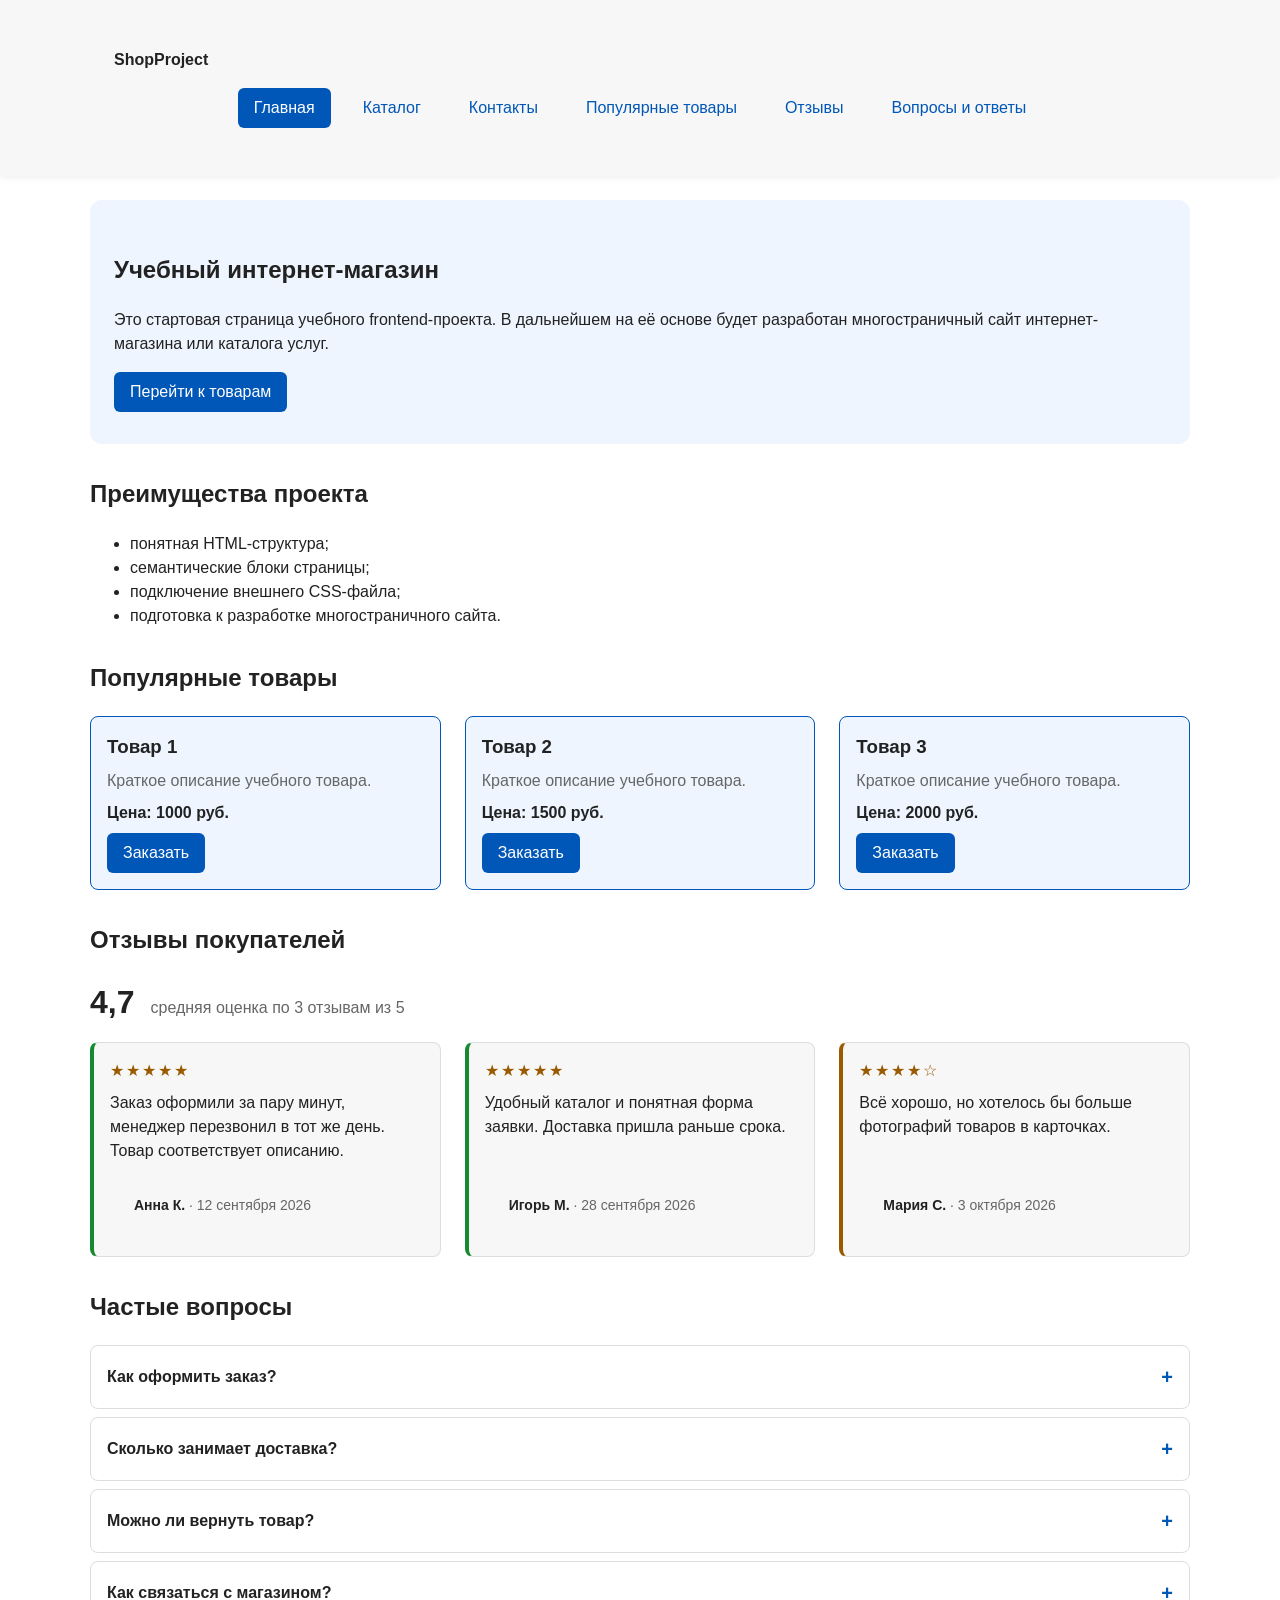
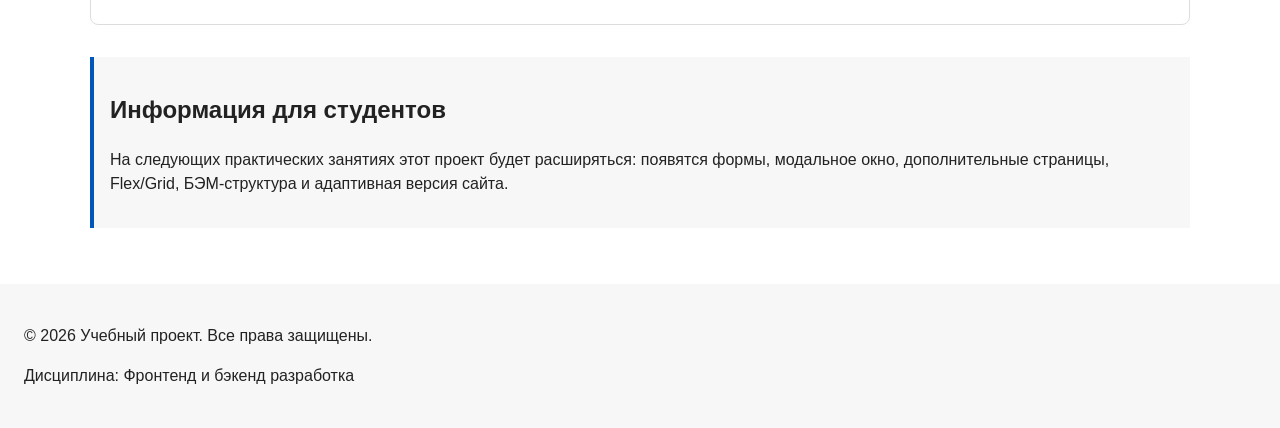
<file: index.html>
<!DOCTYPE html>
<html lang="ru">
<head>
  <meta charset="UTF-8">
  <meta name="viewport" content="width=device-width, initial-scale=1.0">
  <title>Учебный интернет-магазин</title>
  <link rel="stylesheet" href="css/style.css">
  <script src="js/main.js" defer></script>
</head>
<body>
  <header class="site-header">
    <div class="site-header__inner">
      <a class="site-header__logo" href="index.html">ShopProject</a>

      <nav class="site-nav" aria-label="Основная навигация">
        <ul class="site-nav__list">
          <li class="site-nav__item">
            <a class="site-nav__link site-nav__link--active" href="index.html">
              Главная
            </a>
          </li>
          <li class="site-nav__item">
            <a class="site-nav__link" href="catalog.html">Каталог</a>
          </li>
          <li class="site-nav__item">
            <a class="site-nav__link" href="contacts.html">Контакты</a>
          </li>
          <li class="site-nav__item">
            <a class="site-nav__link" href="index.html#popular">
              Популярные товары
            </a>
          </li>
          <li class="site-nav__item">
            <a class="site-nav__link" href="#reviews">Отзывы</a>
          </li>
          <li class="site-nav__item">
            <a class="site-nav__link" href="#faq">Вопросы и ответы</a>
          </li>
        </ul>
      </nav>
    </div>
  </header>

  <main>
    <!-- Основное содержимое страницы -->
    <section class="hero">
      <h1>Учебный интернет-магазин</h1>
      <p>
        Это стартовая страница учебного frontend-проекта.
        В дальнейшем на её основе будет разработан многостраничный сайт
        интернет-магазина или каталога услуг.
      </p>
      <a class="button button--primary" href="#popular">Перейти к товарам</a>
    </section>

    <section class="section" id="advantages">
      <h2>Преимущества проекта</h2>

      <ul class="advantages-list">
        <li>понятная HTML-структура;</li>
        <li>семантические блоки страницы;</li>
        <li>подключение внешнего CSS-файла;</li>
        <li>подготовка к разработке многостраничного сайта.</li>
      </ul>
    </section>

    <section class="section" id="popular">
      <h2>Популярные товары</h2>

      <div class="products-grid">
        <article class="product-card product-card--featured">
          <h3 class="product-card__title">Товар 1</h3>
          <p class="product-card__description">Краткое описание учебного товара.</p>
          <p class="product-card__price">Цена: 1000 руб.</p>
          <button
            class="button button--primary product-card__button"
            type="button"
            data-product="Товар 1"
          >
            Заказать
          </button>
        </article>

        <article class="product-card product-card--featured">
          <h3 class="product-card__title">Товар 2</h3>
          <p class="product-card__description">Краткое описание учебного товара.</p>
          <p class="product-card__price">Цена: 1500 руб.</p>
          <button
            class="button button--primary product-card__button"
            type="button"
            data-product="Товар 2"
          >
            Заказать
          </button>
        </article>

        <article class="product-card product-card--featured">
          <h3 class="product-card__title">Товар 3</h3>
          <p class="product-card__description">Краткое описание учебного товара.</p>
          <p class="product-card__price">Цена: 2000 руб.</p>
          <button
            class="button button--primary product-card__button"
            type="button"
            data-product="Товар 3"
          >
            Заказать
          </button>
        </article>
      </div>
    </section>

    <section class="section reviews" id="reviews" aria-labelledby="reviews-title">
      <h2 id="reviews-title">Отзывы покупателей</h2>

      <p class="reviews__summary">
        <span class="reviews__score">4,7</span>
        <span>средняя оценка по 3 отзывам из 5</span>
      </p>

      <ul class="reviews__list">
        <li>
          <article class="review-card review-card--positive">
            <p class="review-card__rating">
              <span aria-hidden="true">★★★★★</span>
              <span class="visually-hidden">Оценка: 5 из 5</span>
            </p>
            <p class="review-card__text">
              Заказ оформили за пару минут, менеджер перезвонил в тот же день.
              Товар соответствует описанию.
            </p>
            <footer class="review-card__author">
              Анна К.
              <span class="review-card__meta">
                · <time datetime="2026-09-12">12 сентября 2026</time>
              </span>
            </footer>
          </article>
        </li>

        <li>
          <article class="review-card review-card--positive">
            <p class="review-card__rating">
              <span aria-hidden="true">★★★★★</span>
              <span class="visually-hidden">Оценка: 5 из 5</span>
            </p>
            <p class="review-card__text">
              Удобный каталог и понятная форма заявки. Доставка пришла
              раньше срока.
            </p>
            <footer class="review-card__author">
              Игорь М.
              <span class="review-card__meta">
                · <time datetime="2026-09-28">28 сентября 2026</time>
              </span>
            </footer>
          </article>
        </li>

        <li>
          <article class="review-card review-card--critical">
            <p class="review-card__rating">
              <span aria-hidden="true">★★★★☆</span>
              <span class="visually-hidden">Оценка: 4 из 5</span>
            </p>
            <p class="review-card__text">
              Всё хорошо, но хотелось бы больше фотографий товаров
              в карточках.
            </p>
            <footer class="review-card__author">
              Мария С.
              <span class="review-card__meta">
                · <time datetime="2026-10-03">3 октября 2026</time>
              </span>
            </footer>
          </article>
        </li>
      </ul>
    </section>

    <section class="section faq" id="faq" aria-labelledby="faq-title">
      <h2 id="faq-title">Частые вопросы</h2>

      <div class="faq__list">
        <details class="faq__item" name="faq">
          <summary class="faq__question">Как оформить заказ?</summary>
          <p class="faq__answer">
            Нажмите кнопку «Заказать» в карточке товара, заполните форму
            в открывшемся окне и отправьте заявку. Менеджер свяжется с вами
            в выбранную дату.
          </p>
        </details>

        <details class="faq__item" name="faq">
          <summary class="faq__question">Сколько занимает доставка?</summary>
          <p class="faq__answer">
            Обычно от 2 до 5 рабочих дней в зависимости от региона.
            Точные сроки менеджер сообщит при подтверждении заявки.
          </p>
        </details>

        <details class="faq__item" name="faq">
          <summary class="faq__question">Можно ли вернуть товар?</summary>
          <p class="faq__answer">
            Да, в течение 14 дней после получения, если товар не был
            в использовании и сохранён товарный вид.
          </p>
        </details>

        <details class="faq__item" name="faq">
          <summary class="faq__question">Как связаться с магазином?</summary>
          <p class="faq__answer">
            Телефон и e-mail указаны на странице
            <a href="contacts.html">«Контакты»</a>.
          </p>
        </details>
      </div>
    </section>

    <aside class="aside-info">
      <h2>Информация для студентов</h2>
      <p>
        На следующих практических занятиях этот проект будет расширяться:
        появятся формы, модальное окно, дополнительные страницы, Flex/Grid,
        БЭМ-структура и адаптивная версия сайта.
      </p>
    </aside>
  </main>

  <footer class="site-footer" id="contacts">
    <p>&copy; 2026 Учебный проект. Все права защищены.</p>
    <p>Дисциплина: Фронтенд и бэкенд разработка</p>
  </footer>

  <dialog
    class="order-dialog"
    id="order-dialog"
    aria-labelledby="order-dialog-title"
    aria-describedby="order-dialog-product"
  >
    <div class="order-dialog__header">
      <div>
        <h2 class="order-dialog__title" id="order-dialog-title">Оформление заявки</h2>
        <p class="order-dialog__subtitle">
          Товар: <strong id="order-dialog-product">не выбран</strong>
        </p>
      </div>

      <button
        class="button button--ghost button--icon order-dialog__close"
        type="button"
        data-close-dialog
        aria-label="Закрыть окно"
      >
        <span aria-hidden="true">✕</span>
      </button>
    </div>

    <div class="order-dialog__body">
      <form class="order-form" id="order-form" action="#" method="post" novalidate>
        <input id="selected-product" name="selected-product" type="hidden">

        <div class="order-form__summary" id="order-form-summary" role="alert" hidden></div>

        <p class="order-form__note">
          Обязательные поля отмечены звёздочкой (<span class="order-form__required">*</span>).
        </p>

        <div class="order-form__field">
          <label class="order-form__label" for="order-name">
            Имя <span class="order-form__required" aria-hidden="true">*</span>
          </label>
          <input
            class="order-form__input"
            id="order-name"
            name="name"
            type="text"
            placeholder="Введите ваше имя"
            minlength="2"
            autocomplete="given-name"
            autofocus
            required
          >
          <p class="order-form__error" id="order-name-error" hidden></p>
        </div>

        <div class="order-form__field">
          <label class="order-form__label" for="order-email">
            E-mail <span class="order-form__required" aria-hidden="true">*</span>
          </label>
          <input
            class="order-form__input"
            id="order-email"
            name="email"
            type="email"
            placeholder="example@mail.ru"
            autocomplete="email"
            required
          >
          <p class="order-form__error" id="order-email-error" hidden></p>
        </div>

        <div class="order-form__field">
          <label class="order-form__label" for="order-phone">
            Телефон <span class="order-form__required" aria-hidden="true">*</span>
          </label>
          <input
            class="order-form__input"
            id="order-phone"
            name="phone"
            type="tel"
            inputmode="tel"
            placeholder="+7 (900) 000-00-00"
            pattern="^\+7 \(\d{3}\) \d{3}-\d{2}-\d{2}$"
            autocomplete="tel"
            aria-describedby="order-phone-hint"
            required
          >
          <span class="order-form__hint" id="order-phone-hint">Формат: +7 (900) 000-00-00</span>
          <p class="order-form__error" id="order-phone-error" hidden></p>
        </div>

        <div class="order-form__field">
          <label class="order-form__label" for="order-date">Дата связи</label>
          <input
            class="order-form__input"
            id="order-date"
            name="date"
            type="date"
          >
        </div>

        <div class="order-form__field">
          <label class="order-form__label" for="order-topic">
            Тема заявки <span class="order-form__required" aria-hidden="true">*</span>
          </label>
          <select class="order-form__select" id="order-topic" name="topic" required>
            <option value="">Выберите тему</option>
            <option value="product">Заказ товара</option>
            <option value="consultation">Консультация</option>
            <option value="delivery">Доставка</option>
          </select>
          <p class="order-form__error" id="order-topic-error" hidden></p>
        </div>

        <div class="order-form__field">
          <label class="order-form__label" for="order-comment">Комментарий</label>
          <textarea
            class="order-form__textarea"
            id="order-comment"
            name="comment"
            rows="4"
            placeholder="Укажите дополнительную информацию"
          ></textarea>
        </div>

        <div class="order-form__field order-form__field--checkbox">
          <label for="order-agreement">
            <input
              id="order-agreement"
              name="agreement"
              type="checkbox"
              required
            >
            <span>
              Я согласен на обработку данных
              <span class="order-form__required" aria-hidden="true">*</span>
            </span>
          </label>
          <p class="order-form__error" id="order-agreement-error" hidden></p>
        </div>

        <div class="order-form__actions">
          <button class="button button--secondary" type="button" data-close-dialog>
            Закрыть
          </button>
          <button class="button button--primary" type="submit">
            Отправить заявку
          </button>
        </div>
      </form>
    </div>
  </dialog>

  <p class="success-message" id="success-message" role="status" tabindex="-1" hidden>
    Форма успешно отправлена! Мы свяжемся с вами в ближайшее время.
  </p>
</body>
</html>
</file>
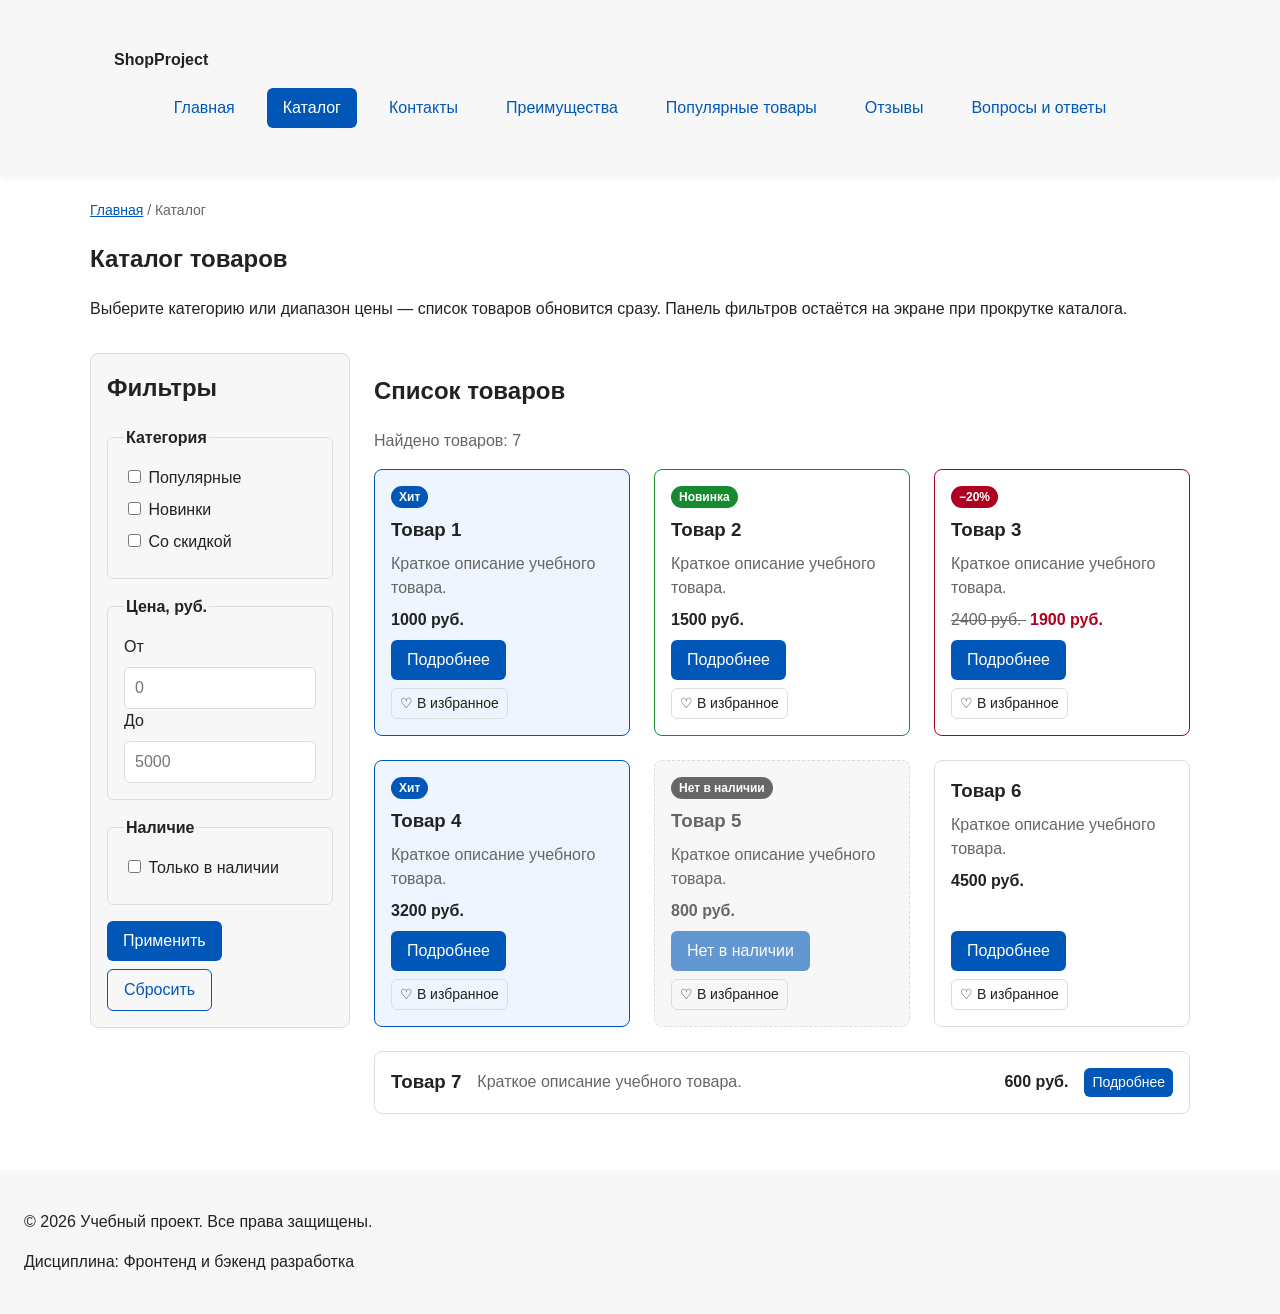
<file: catalog.html>
<!DOCTYPE html>
<html lang="ru">
<head>
  <meta charset="UTF-8">
  <meta name="viewport" content="width=device-width, initial-scale=1.0">
  <meta name="description" content="Каталог товаров учебного интернет-магазина.">
  <title>Каталог товаров — Учебный интернет-магазин</title>
  <link rel="stylesheet" href="css/style.css">
  <script src="js/main.js" defer></script>
</head>
<body>
  <header class="site-header">
    <div class="site-header__inner">
      <a class="site-header__logo" href="index.html">ShopProject</a>

      <nav class="site-nav" aria-label="Основная навигация">
        <ul class="site-nav__list">
          <li class="site-nav__item">
            <a class="site-nav__link" href="index.html">Главная</a>
          </li>
          <li class="site-nav__item">
            <a class="site-nav__link site-nav__link--active" href="catalog.html" aria-current="page">Каталог</a>
          </li>
          <li class="site-nav__item">
            <a class="site-nav__link" href="contacts.html">Контакты</a>
          </li>
          <li class="site-nav__item">
            <a class="site-nav__link" href="index.html#advantages">Преимущества</a>
          </li>
          <li class="site-nav__item">
            <a class="site-nav__link" href="index.html#popular">Популярные товары</a>
          </li>
          <li class="site-nav__item">
            <a class="site-nav__link" href="index.html#reviews">Отзывы</a>
          </li>
          <li class="site-nav__item">
            <a class="site-nav__link" href="index.html#faq">Вопросы и ответы</a>
          </li>
        </ul>
      </nav>
    </div>
  </header>

  <main>
    <nav class="breadcrumbs" aria-label="Хлебные крошки">
      <a class="breadcrumbs__link" href="index.html">Главная</a>
      <span class="breadcrumbs__current">Каталог</span>
    </nav>

    <section class="section">
      <h1>Каталог товаров</h1>
      <p>
        Выберите категорию или диапазон цены — список товаров обновится сразу.
        Панель фильтров остаётся на экране при прокрутке каталога.
      </p>
    </section>

    <section class="catalog-layout">
      <aside class="catalog-filters" aria-labelledby="filters-title">
        <h2 id="filters-title">Фильтры</h2>

        <form class="filters-form" id="filters-form" action="#" method="get">
          <fieldset>
            <legend>Категория</legend>

            <label>
              <input type="checkbox" name="category" value="popular">
              Популярные
            </label>

            <label>
              <input type="checkbox" name="category" value="new">
              Новинки
            </label>

            <label>
              <input type="checkbox" name="category" value="sale">
              Со скидкой
            </label>
          </fieldset>

          <fieldset>
            <legend>Цена, руб.</legend>

            <label for="price-from">От</label>
            <input id="price-from" name="price-from" type="number" min="0" placeholder="0">

            <label for="price-to">До</label>
            <input id="price-to" name="price-to" type="number" min="0" placeholder="5000">
          </fieldset>

          <fieldset>
            <legend>Наличие</legend>

            <label>
              <input type="checkbox" name="in-stock">
              Только в наличии
            </label>
          </fieldset>

          <div class="filters-form__actions">
            <button class="button button--primary" type="submit">Применить</button>
            <button class="button button--secondary" type="reset">Сбросить</button>
          </div>
        </form>
      </aside>

      <section class="catalog-products" aria-labelledby="products-title">
        <h2 id="products-title">Список товаров</h2>

        <p class="catalog-products__status" id="catalog-status" role="status" aria-live="polite">
          Найдено товаров: 7
        </p>

        <div class="products-grid">
          <article class="product-card product-card--featured" data-category="popular" data-price="1000" data-stock="in">
            <span class="product-card__badge">Хит</span>
            <h3 class="product-card__title">Товар 1</h3>
            <p class="product-card__description">Краткое описание учебного товара.</p>
            <p class="product-card__price">1000 руб.</p>
            <div class="product-card__actions">
              <a class="button button--primary product-card__button" href="index.html#popular">Подробнее</a>
              <button class="button button--ghost button--small product-card__favorite" type="button" aria-pressed="false">
                <span class="product-card__favorite-icon" aria-hidden="true">♡</span> В избранное
              </button>
            </div>
          </article>

          <article class="product-card product-card--new" data-category="new" data-price="1500" data-stock="in">
            <span class="product-card__badge product-card__badge--new">Новинка</span>
            <h3 class="product-card__title">Товар 2</h3>
            <p class="product-card__description">Краткое описание учебного товара.</p>
            <p class="product-card__price">1500 руб.</p>
            <div class="product-card__actions">
              <a class="button button--primary product-card__button" href="index.html#popular">Подробнее</a>
              <button class="button button--ghost button--small product-card__favorite" type="button" aria-pressed="false">
                <span class="product-card__favorite-icon" aria-hidden="true">♡</span> В избранное
              </button>
            </div>
          </article>

          <article class="product-card product-card--discount" data-category="sale" data-price="1900" data-stock="in">
            <span class="product-card__badge product-card__badge--sale">−20%</span>
            <h3 class="product-card__title">Товар 3</h3>
            <p class="product-card__description">Краткое описание учебного товара.</p>
            <p class="product-card__price">
              <s class="product-card__price-old">
                <span class="visually-hidden">Старая цена:</span> 2400 руб.
              </s>
              <span class="visually-hidden">Новая цена:</span> 1900 руб.
            </p>
            <div class="product-card__actions">
              <a class="button button--primary product-card__button" href="index.html#popular">Подробнее</a>
              <button class="button button--ghost button--small product-card__favorite" type="button" aria-pressed="false">
                <span class="product-card__favorite-icon" aria-hidden="true">♡</span> В избранное
              </button>
            </div>
          </article>

          <article class="product-card product-card--featured" data-category="popular new" data-price="3200" data-stock="in">
            <span class="product-card__badge">Хит</span>
            <h3 class="product-card__title">Товар 4</h3>
            <p class="product-card__description">Краткое описание учебного товара.</p>
            <p class="product-card__price">3200 руб.</p>
            <div class="product-card__actions">
              <a class="button button--primary product-card__button" href="index.html#popular">Подробнее</a>
              <button class="button button--ghost button--small product-card__favorite" type="button" aria-pressed="false">
                <span class="product-card__favorite-icon" aria-hidden="true">♡</span> В избранное
              </button>
            </div>
          </article>

          <article class="product-card product-card--out-of-stock" data-category="popular" data-price="800" data-stock="out">
            <span class="product-card__badge product-card__badge--out">Нет в наличии</span>
            <h3 class="product-card__title">Товар 5</h3>
            <p class="product-card__description">Краткое описание учебного товара.</p>
            <p class="product-card__price">800 руб.</p>
            <div class="product-card__actions">
              <button class="button button--primary product-card__button" type="button" disabled>Нет в наличии</button>
              <button class="button button--ghost button--small product-card__favorite" type="button" aria-pressed="false">
                <span class="product-card__favorite-icon" aria-hidden="true">♡</span> В избранное
              </button>
            </div>
          </article>

          <article class="product-card" data-category="new" data-price="4500" data-stock="in">
            <h3 class="product-card__title">Товар 6</h3>
            <p class="product-card__description">Краткое описание учебного товара.</p>
            <p class="product-card__price">4500 руб.</p>
            <div class="product-card__actions">
              <a class="button button--primary product-card__button" href="index.html#popular">Подробнее</a>
              <button class="button button--ghost button--small product-card__favorite" type="button" aria-pressed="false">
                <span class="product-card__favorite-icon" aria-hidden="true">♡</span> В избранное
              </button>
            </div>
          </article>

          <article class="product-card product-card--compact" data-category="sale" data-price="600" data-stock="in">
            <h3 class="product-card__title">Товар 7</h3>
            <p class="product-card__description">Краткое описание учебного товара.</p>
            <p class="product-card__price">600 руб.</p>
            <div class="product-card__actions">
              <a class="button button--primary button--small product-card__button" href="index.html#popular">Подробнее</a>
            </div>
          </article>
        </div>

        <p class="catalog-products__empty" id="catalog-empty" hidden>
          По выбранным фильтрам товаров не найдено. Измените условия или нажмите «Сбросить».
        </p>
      </section>
    </section>
  </main>

  <footer class="site-footer">
    <p>&copy; 2026 Учебный проект. Все права защищены.</p>
    <p>Дисциплина: Фронтенд и бэкенд разработка</p>
  </footer>
</body>
</html>
</file>
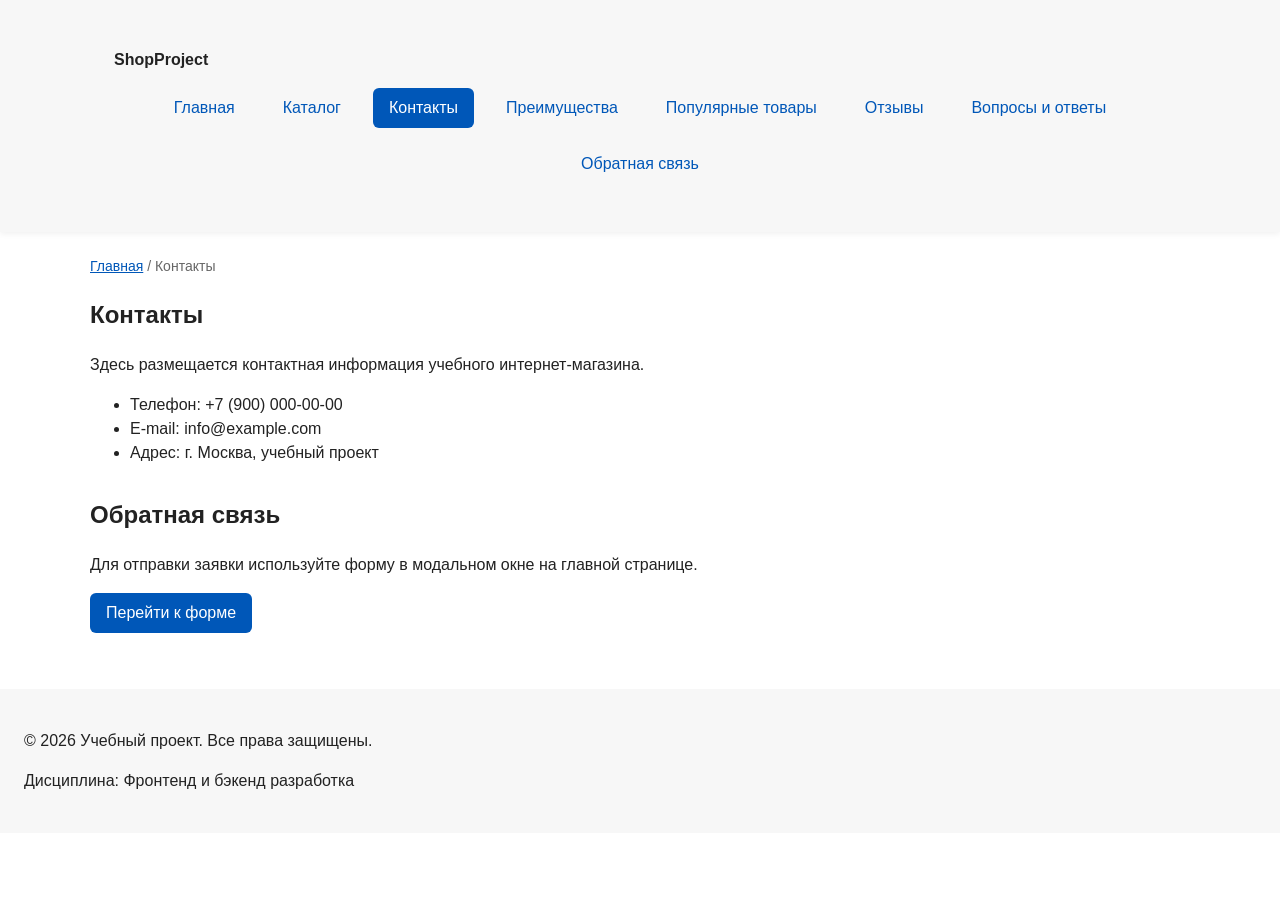
<file: contacts.html>
<!DOCTYPE html>
<html lang="ru">
<head>
  <meta charset="UTF-8">
  <meta name="viewport" content="width=device-width, initial-scale=1.0">
  <meta name="description" content="Контактная информация учебного интернет-магазина.">
  <title>Контакты — Учебный интернет-магазин</title>
  <link rel="stylesheet" href="css/style.css">
  <script src="js/main.js" defer></script>
</head>
<body>
  <header class="site-header">
    <div class="site-header__inner">
      <a class="site-header__logo" href="index.html">ShopProject</a>

      <nav class="site-nav" aria-label="Основная навигация">
        <ul class="site-nav__list">
          <li class="site-nav__item">
            <a class="site-nav__link" href="index.html">Главная</a>
          </li>
          <li class="site-nav__item">
            <a class="site-nav__link" href="catalog.html">Каталог</a>
          </li>
          <li class="site-nav__item">
            <a class="site-nav__link site-nav__link--active" href="contacts.html">Контакты</a>
          </li>
          <li class="site-nav__item">
            <a class="site-nav__link" href="index.html#advantages">Преимущества</a>
          </li>
          <li class="site-nav__item">
            <a class="site-nav__link" href="index.html#popular">Популярные товары</a>
          </li>
          <li class="site-nav__item">
            <a class="site-nav__link" href="index.html#reviews">Отзывы</a>
          </li>
          <li class="site-nav__item">
            <a class="site-nav__link" href="index.html#faq">Вопросы и ответы</a>
          </li>
          <li class="site-nav__item">
            <a class="site-nav__link" href="index.html#contacts">Обратная связь</a>
          </li>
        </ul>
      </nav>
    </div>
  </header>

  <main>
    <nav class="breadcrumbs" aria-label="Хлебные крошки">
      <a class="breadcrumbs__link" href="index.html">Главная</a>
      <span class="breadcrumbs__current">Контакты</span>
    </nav>

    <section class="section">
      <h1>Контакты</h1>
      <p>
        Здесь размещается контактная информация учебного интернет-магазина.
      </p>

      <ul>
        <li>Телефон: +7 (900) 000-00-00</li>
        <li>E-mail: info@example.com</li>
        <li>Адрес: г. Москва, учебный проект</li>
      </ul>
    </section>

    <section class="section" id="feedback">
      <h2>Обратная связь</h2>
      <p>
        Для отправки заявки используйте форму в модальном окне на главной странице.
      </p>
      <a class="button button--primary" href="index.html#contacts">Перейти к форме</a>
    </section>
  </main>

  <footer class="site-footer">
    <p>&copy; 2026 Учебный проект. Все права защищены.</p>
    <p>Дисциплина: Фронтенд и бэкенд разработка</p>
  </footer>
</body>
</html>
</file>
<file: css/style.css>
/* ===============================
   1. Переменные проекта
   =============================== */

:root {
  /* Основные цвета проекта */
  --color-bg: #ffffff;
  --color-text: #222222;
  --color-muted: #666666;
  --color-primary: #0057b8;
  --color-primary-dark: #003f86;
  --color-border: #dddddd;
  --color-surface: #f7f7f7;
  --color-surface-accent: #eef5ff;
  --color-danger: #b00020;
  --color-success: #168a2f;
  --color-success-bg: #eefaf0;
  --color-white: #ffffff;
  --color-primary-darker: #002d63;
  --color-danger-bg: #fdecef;
  --color-star: #9a5b00;

  /* Отступы */
  --space-xs: 4px;
  --space-sm: 8px;
  --space-md: 16px;
  --space-lg: 24px;
  --space-xl: 32px;

  /* Скругления */
  --radius-sm: 6px;
  --radius-md: 8px;
  --radius-lg: 12px;

  /* Размеры */
  --container-width: 1100px;
}

/* ===============================
   2. Базовые стили
   =============================== */

* {
  box-sizing: border-box;
}

body {
  margin: 0;
  font-family: Arial, sans-serif;
  line-height: 1.5;
  color: var(--color-text);
  background-color: var(--color-bg);
}

header,
main,
footer {
  padding: var(--space-lg);
}

header {
  background-color: var(--color-surface);
  position: sticky;
  top: 0;
  z-index: 60;
  box-shadow: 0 2px 6px rgba(0, 0, 0, 0.06);
}

footer {
  background-color: var(--color-surface);
}

/* ===============================
   3. Общие элементы интерфейса
   =============================== */

a {
  color: var(--color-primary);
}

a:hover {
  color: var(--color-primary-dark);
}

a:focus-visible {
  outline: 2px solid var(--color-primary);
  outline-offset: 3px;
}

/* Блок button с модификаторами */

.button {
  display: inline-block;
  padding: var(--space-sm) var(--space-md);
  border: none;
  border-radius: var(--radius-sm);
  font: inherit;
  text-decoration: none;
  cursor: pointer;
}

.button--primary {
  color: var(--color-white);
  background-color: var(--color-primary);
}

.button--primary:hover {
  background-color: var(--color-primary-dark);
}

.button--secondary {
  color: var(--color-primary);
  background-color: transparent;
  border: 1px solid var(--color-primary);
}

.button--secondary:hover {
  color: var(--color-white);
  background-color: var(--color-primary);
}

.button:focus-visible {
  outline: 2px solid var(--color-primary);
  outline-offset: 3px;
}

.button:disabled,
.button--disabled {
  opacity: 0.6;
  cursor: not-allowed;
}

/* ===============================
   4. Шапка сайта и навигация
   =============================== */

.site-header {
  background-color: var(--color-surface);
}

.site-header__inner {
  max-width: var(--container-width);
  margin: 0 auto;
  padding: var(--space-lg);
}

.site-header__logo {
  font-weight: 700;
  color: var(--color-text);
  text-decoration: none;
}

.site-nav__list {
  display: flex;
  flex-wrap: wrap;
  justify-content: center;
  align-items: center;
  gap: var(--space-md);
  padding: 0;
  margin: var(--space-md) 0 0;
  list-style: none;
}

.site-nav__link {
  display: inline-block;
  padding: var(--space-sm) var(--space-md);
  color: var(--color-primary);
  text-decoration: none;
  border-radius: var(--radius-sm);
}

.site-nav__link:hover {
  color: var(--color-white);
  background-color: var(--color-primary);
}

.site-nav__link:focus-visible {
  outline: 2px solid var(--color-primary);
  outline-offset: 3px;
}

.site-nav__link--active {
  color: var(--color-white);
  background-color: var(--color-primary);
}

/* ===============================
   5. Компоненты страницы
   =============================== */

.hero {
  max-width: var(--container-width);
  margin: 0 auto var(--space-xl);
  padding: var(--space-xl) var(--space-lg);
  background-color: var(--color-surface-accent);
  border-radius: var(--radius-lg);
}

.section {
  max-width: var(--container-width);
  margin: 0 auto var(--space-xl);
}

.section h2 {
  margin-top: 0;
}

.product-card {
  display: flex;
  flex-direction: column;
  gap: var(--space-sm);
  padding: var(--space-md);
  border: 1px solid var(--color-border);
  border-radius: var(--radius-md);
  background-color: var(--color-bg);
}

.product-card:hover {
  border-color: var(--color-primary);
}

.product-card--featured {
  border-color: var(--color-primary);
}

.product-card--discount {
  border-color: var(--color-danger);
}

.product-card__title {
  margin: 0;
  color: var(--color-text);
}

.product-card__description {
  margin: 0;
  color: var(--color-muted);
}

.product-card__price {
  margin: 0;
  font-weight: 700;
}

.product-card--discount .product-card__price {
  color: var(--color-danger);
}

.product-card__button {
  margin-top: auto;
  align-self: flex-start;
}

.aside-info {
  max-width: var(--container-width);
  margin: 0 auto var(--space-xl);
  padding: var(--space-md);
  border-left: 4px solid var(--color-primary);
  background-color: var(--color-surface);
}

/* ===============================
   6. Форма и модальное окно
   =============================== */

.order-dialog {
  width: min(100% - var(--space-xl), 560px);
  padding: var(--space-lg);
  border: none;
  border-radius: var(--radius-lg);
}

.order-dialog::backdrop {
  background-color: rgba(0, 0, 0, 0.5);
}

.order-dialog__title {
  margin-top: 0;
}

.order-form__field {
  margin-bottom: var(--space-md);
}

.order-form__label {
  display: block;
  margin-bottom: var(--space-xs);
}

.order-form__input,
.order-form__select,
.order-form__textarea {
  width: 100%;
  padding: 10px 12px;
  border: 1px solid var(--color-border);
  border-radius: var(--radius-sm);
  font: inherit;
}

.order-form__field--checkbox input[type="checkbox"] {
  width: auto;
}

.order-form__label small {
  display: block;
  margin-top: var(--space-xs);
  color: var(--color-muted);
}

.order-form__input:hover,
.order-form__select:hover,
.order-form__textarea:hover {
  border-color: var(--color-primary);
}

.order-form__input:focus-visible,
.order-form__select:focus-visible,
.order-form__textarea:focus-visible,
.order-form__actions button:focus-visible {
  outline: 2px solid var(--color-primary);
  outline-offset: 3px;
}

[aria-invalid="true"] {
  border-color: var(--color-danger);
}

.order-form__actions {
  display: flex;
  gap: var(--space-sm);
  margin-top: var(--space-lg);
}

.success-message {
  max-width: var(--container-width);
  margin: var(--space-lg) auto;
  padding: var(--space-md);
  border-left: 4px solid var(--color-success);
  background-color: var(--color-success-bg);
}

/* ===============================
   7. Хлебные крошки и служебные стили
   =============================== */

.breadcrumbs {
  max-width: var(--container-width);
  margin: 0 auto var(--space-md);
  font-size: 14px;
  color: var(--color-muted);
}

.breadcrumbs__link {
  color: var(--color-primary);
}

.breadcrumbs__current::before {
  content: " / ";
  color: var(--color-muted);
}

html {
  scroll-behavior: smooth;
}

:target {
  outline: 2px dashed var(--color-primary);
  outline-offset: 4px;
}

/* ===============================
   8. Сетки: товары и каталог
   =============================== */

.products-grid {
  display: grid;
  grid-template-columns: repeat(3, 1fr);
  gap: var(--space-lg);
}

.catalog-layout {
  max-width: var(--container-width);
  margin: 0 auto var(--space-xl);
  display: grid;
  grid-template-columns: 260px 1fr;
  grid-template-areas: "filters products";
  gap: var(--space-lg);
}

.catalog-filters {
  grid-area: filters;
  padding: var(--space-md);
  border: 1px solid var(--color-border);
  border-radius: var(--radius-md);
  background-color: var(--color-surface);
}

.catalog-products {
  grid-area: products;
}

.filters-form {
  display: grid;
  gap: var(--space-md);
}

.filters-form fieldset {
  margin: 0;
  padding: var(--space-md);
  border: 1px solid var(--color-border);
  border-radius: var(--radius-sm);
}

.filters-form legend {
  font-weight: 700;
}

.filters-form label {
  display: block;
  margin-bottom: var(--space-sm);
}

.filters-form input[type="number"] {
  width: 100%;
  padding: 8px 10px;
  border: 1px solid var(--color-border);
  border-radius: var(--radius-sm);
  font: inherit;
}

.visually-hidden {
  position: absolute;
  width: 1px;
  height: 1px;
  margin: -1px;
  padding: 0;
  overflow: hidden;
  clip: rect(0 0 0 0);
  white-space: nowrap;
  border: 0;
}

[id] {
  scroll-margin-top: calc(var(--header-height, 140px) + var(--space-md));
}

body.is-modal-open {
  overflow: hidden;
}

.catalog-layout {
  align-items: start; }

.catalog-filters {
  position: sticky;
  top: calc(var(--header-height, 140px) + var(--space-md));
  max-height: calc(100vh - var(--header-height, 140px) - var(--space-xl));
  overflow-y: auto;
}

.catalog-filters h2 {
  margin-top: 0;
}

.filters-form input[type="number"]:hover,
.filters-form input[type="number"]:focus-visible {
  border-color: var(--color-primary);
}

.filters-form input:focus-visible {
  outline: 2px solid var(--color-primary);
  outline-offset: 2px;
}

.filters-form__actions {
  display: flex;
  flex-wrap: wrap;
  gap: var(--space-sm);
}

.catalog-products__status {
  margin: 0 0 var(--space-md);
  color: var(--color-muted);
}

.catalog-products__empty {
  padding: var(--space-md);
  border-left: 4px solid var(--color-danger);
  background-color: var(--color-surface);
}

@media (max-width: 768px) {
  .catalog-layout {
    grid-template-columns: 1fr;
    grid-template-areas:
      "filters"
      "products";
  }

  .catalog-filters {
    position: static;
    max-height: none;
  }

  .products-grid {
    grid-template-columns: 1fr;
  }
}

.button {
  transition: background-color 0.2s, color 0.2s, border-color 0.2s, transform 0.1s;
}

.button:active:not(:disabled):not(.button--disabled) {
  transform: translateY(1px);
}

.button--primary:active:not(:disabled) {
  background-color: var(--color-primary-darker);
}

.button--secondary:active:not(:disabled) {
  background-color: var(--color-primary-dark);
  color: var(--color-white);
}

.button--primary:disabled:hover {
  background-color: var(--color-primary);
}

.button--small {
  padding: var(--space-xs) var(--space-sm);
  font-size: 14px;
}

.button--ghost {
  color: var(--color-text);
  background-color: transparent;
  border: 1px solid var(--color-border);
}

.button--ghost:hover {
  border-color: var(--color-primary);
  color: var(--color-primary);
}

.button[aria-pressed="true"] {
  color: var(--color-danger);
  border-color: var(--color-danger);
  background-color: var(--color-danger-bg);
}

.button--icon {
  min-width: 36px;
  line-height: 1;
}

.product-card {
  position: relative;
  transition: border-color 0.2s, box-shadow 0.2s, transform 0.2s;
}

.product-card[hidden] {
  display: none; }

.product-card:hover {
  box-shadow: 0 6px 16px rgba(0, 0, 0, 0.08);
  transform: translateY(-2px);
}

.product-card:focus-within {
  border-color: var(--color-primary);
  box-shadow: 0 0 0 2px var(--color-primary);
}

.product-card__actions {
  display: flex;
  flex-wrap: wrap;
  align-items: center;
  gap: var(--space-sm);
  margin-top: auto;
}

.product-card__actions .product-card__button {
  margin-top: 0;
}

.product-card__badge {
  align-self: flex-start;
  padding: 2px var(--space-sm);
  border-radius: 999px;
  font-size: 12px;
  font-weight: 700;
  color: var(--color-white);
  background-color: var(--color-primary);
}

.product-card__badge--new {
  background-color: var(--color-success);
}

.product-card__badge--sale {
  background-color: var(--color-danger);
}

.product-card__badge--out {
  background-color: var(--color-muted);
}

.product-card__price-old {
  margin-right: var(--space-xs);
  font-weight: 400;
  color: var(--color-muted);
}

.product-card--featured {
  background-color: var(--color-surface-accent);
}

.product-card--new {
  border-color: var(--color-success);
}

.product-card--compact {
  grid-column: 1 / -1;
  flex-direction: row;
  flex-wrap: wrap;
  align-items: center;
  gap: var(--space-md);
}

.product-card--compact .product-card__description {
  flex: 1 1 200px;
}

.product-card--compact .product-card__actions {
  margin-top: 0;
}

.product-card--out-of-stock {
  background-color: var(--color-surface);
  border-style: dashed;
}

.product-card--out-of-stock:hover {
  transform: none;
  box-shadow: none;
}

.product-card--out-of-stock .product-card__title,
.product-card--out-of-stock .product-card__price {
  color: var(--color-muted);
}

.product-card--selected {
  border-color: var(--color-danger);
  box-shadow: inset 0 0 0 1px var(--color-danger);
}

.order-form__note {
  margin: 0 0 var(--space-md);
  color: var(--color-muted);
  font-size: 14px;
}

.order-form__required {
  color: var(--color-danger);
}

.order-form__hint {
  display: block;
  margin-top: var(--space-xs);
  color: var(--color-muted);
  font-size: 14px;
}

.order-form__error {
  margin: var(--space-xs) 0 0;
  color: var(--color-danger);
  font-size: 14px;
  font-weight: 700;
}

.order-form__error[hidden] {
  display: none;
}

.order-form__summary {
  margin-bottom: var(--space-md);
  padding: var(--space-md);
  border-left: 4px solid var(--color-danger);
  background-color: var(--color-danger-bg);
  font-weight: 700;
}

.order-form__summary[hidden] {
  display: none;
}

[aria-invalid="true"] {
  border-color: var(--color-danger);
  background-color: var(--color-danger-bg);
}

input[type="checkbox"][aria-invalid="true"] {
  outline: 2px solid var(--color-danger);
  outline-offset: 2px;
}

.order-form__field--checkbox label {
  display: flex;
  align-items: flex-start;
  gap: var(--space-sm);
}

.order-dialog {
  max-height: calc(100vh - var(--space-xl));
  padding: 0;
  overflow-y: auto;
  box-shadow: 0 20px 50px rgba(0, 0, 0, 0.3);
}

.order-dialog[open] {
  animation: dialog-in 0.25s ease-out;
}

.order-dialog[open]::backdrop {
  animation: backdrop-in 0.25s ease-out;
}

.order-dialog__header {
  position: sticky;
  top: 0;
  z-index: 1;
  display: flex;
  justify-content: space-between;
  align-items: flex-start;
  gap: var(--space-md);
  padding: var(--space-lg) var(--space-lg) var(--space-md);
  border-bottom: 1px solid var(--color-border);
  background-color: var(--color-bg);
}

.order-dialog__title {
  margin: 0;
  font-size: 1.25rem;
}

.order-dialog__subtitle {
  margin: var(--space-xs) 0 0;
  color: var(--color-muted);
}

.order-dialog__body {
  padding: var(--space-lg);
}

.order-form__actions {
  justify-content: flex-end;
}

@keyframes dialog-in {
  from {
    opacity: 0;
    transform: translateY(16px) scale(0.98);
  }
  to {
    opacity: 1;
    transform: none;
  }
}

@keyframes backdrop-in {
  from {
    opacity: 0;
  }
  to {
    opacity: 1;
  }
}

.reviews__summary {
  display: flex;
  flex-wrap: wrap;
  align-items: baseline;
  gap: var(--space-md);
  margin: 0 0 var(--space-md);
  color: var(--color-muted);
}

.reviews__score {
  font-size: 2rem;
  font-weight: 700;
  color: var(--color-text);
}

.reviews__list {
  display: grid;
  grid-template-columns: repeat(3, 1fr);
  gap: var(--space-lg);
  margin: 0;
  padding: 0;
  list-style: none;
}

@media (max-width: 768px) {
  .reviews__list {
    grid-template-columns: 1fr;
  }
}

.review-card {
  display: flex;
  flex-direction: column;
  gap: var(--space-sm);
  height: 100%;
  padding: var(--space-md);
  border: 1px solid var(--color-border);
  border-radius: var(--radius-md);
  background-color: var(--color-surface);
}

.review-card__rating {
  margin: 0;
  color: var(--color-star);
  letter-spacing: 2px;
}

.review-card__text {
  margin: 0;
}

.review-card__author {
  margin-top: auto;
  font-weight: 700;
  font-size: 14px;
}

.review-card__meta {
  font-weight: 400;
  color: var(--color-muted);
}

.review-card--positive {
  border-left: 4px solid var(--color-success);
}

.review-card--critical {
  border-left: 4px solid var(--color-star);
}

.faq__list {
  display: grid;
  gap: var(--space-sm);
}

.faq__item {
  border: 1px solid var(--color-border);
  border-radius: var(--radius-md);
  background-color: var(--color-bg);
}

.faq__item[open] {
  border-color: var(--color-primary);
  background-color: var(--color-surface-accent);
}

.faq__question {
  display: flex;
  justify-content: space-between;
  align-items: center;
  gap: var(--space-md);
  padding: var(--space-md);
  font-weight: 700;
  cursor: pointer;
  list-style: none;
}

.faq__question::-webkit-details-marker {
  display: none;
}

.faq__question::after {
  content: "+";
  flex-shrink: 0;
  font-size: 1.25rem;
  color: var(--color-primary);
}

.faq__item[open] .faq__question::after {
  content: "−";
}

.faq__question:hover {
  color: var(--color-primary);
}

.faq__question:focus-visible {
  outline: 2px solid var(--color-primary);
  outline-offset: -2px;
  border-radius: var(--radius-md);
}

.faq__answer {
  margin: 0;
  padding: 0 var(--space-md) var(--space-md);
}

@media (prefers-reduced-motion: reduce) {
  html {
    scroll-behavior: auto;
  }

  .button,
  .product-card {
    transition: none;
  }

  .order-dialog[open],
  .order-dialog[open]::backdrop {
    animation: none;
  }
}
</file>
